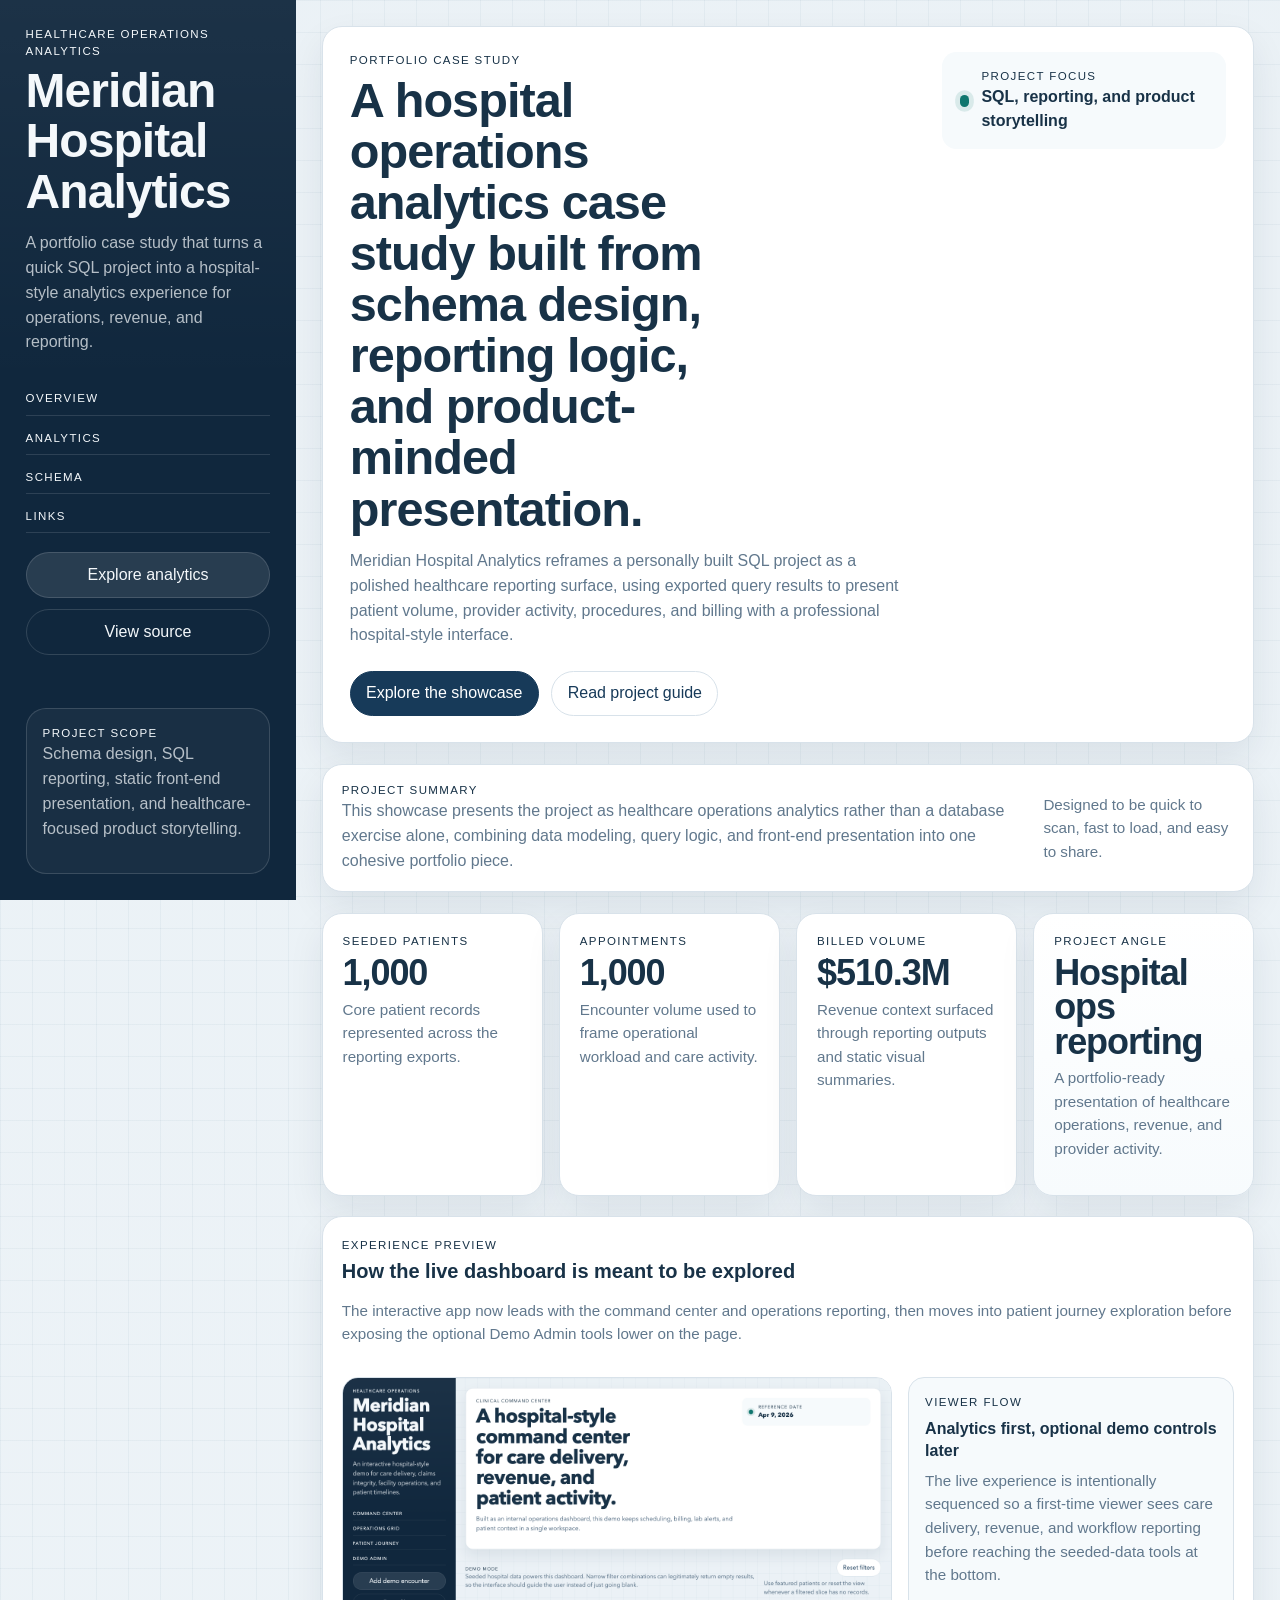
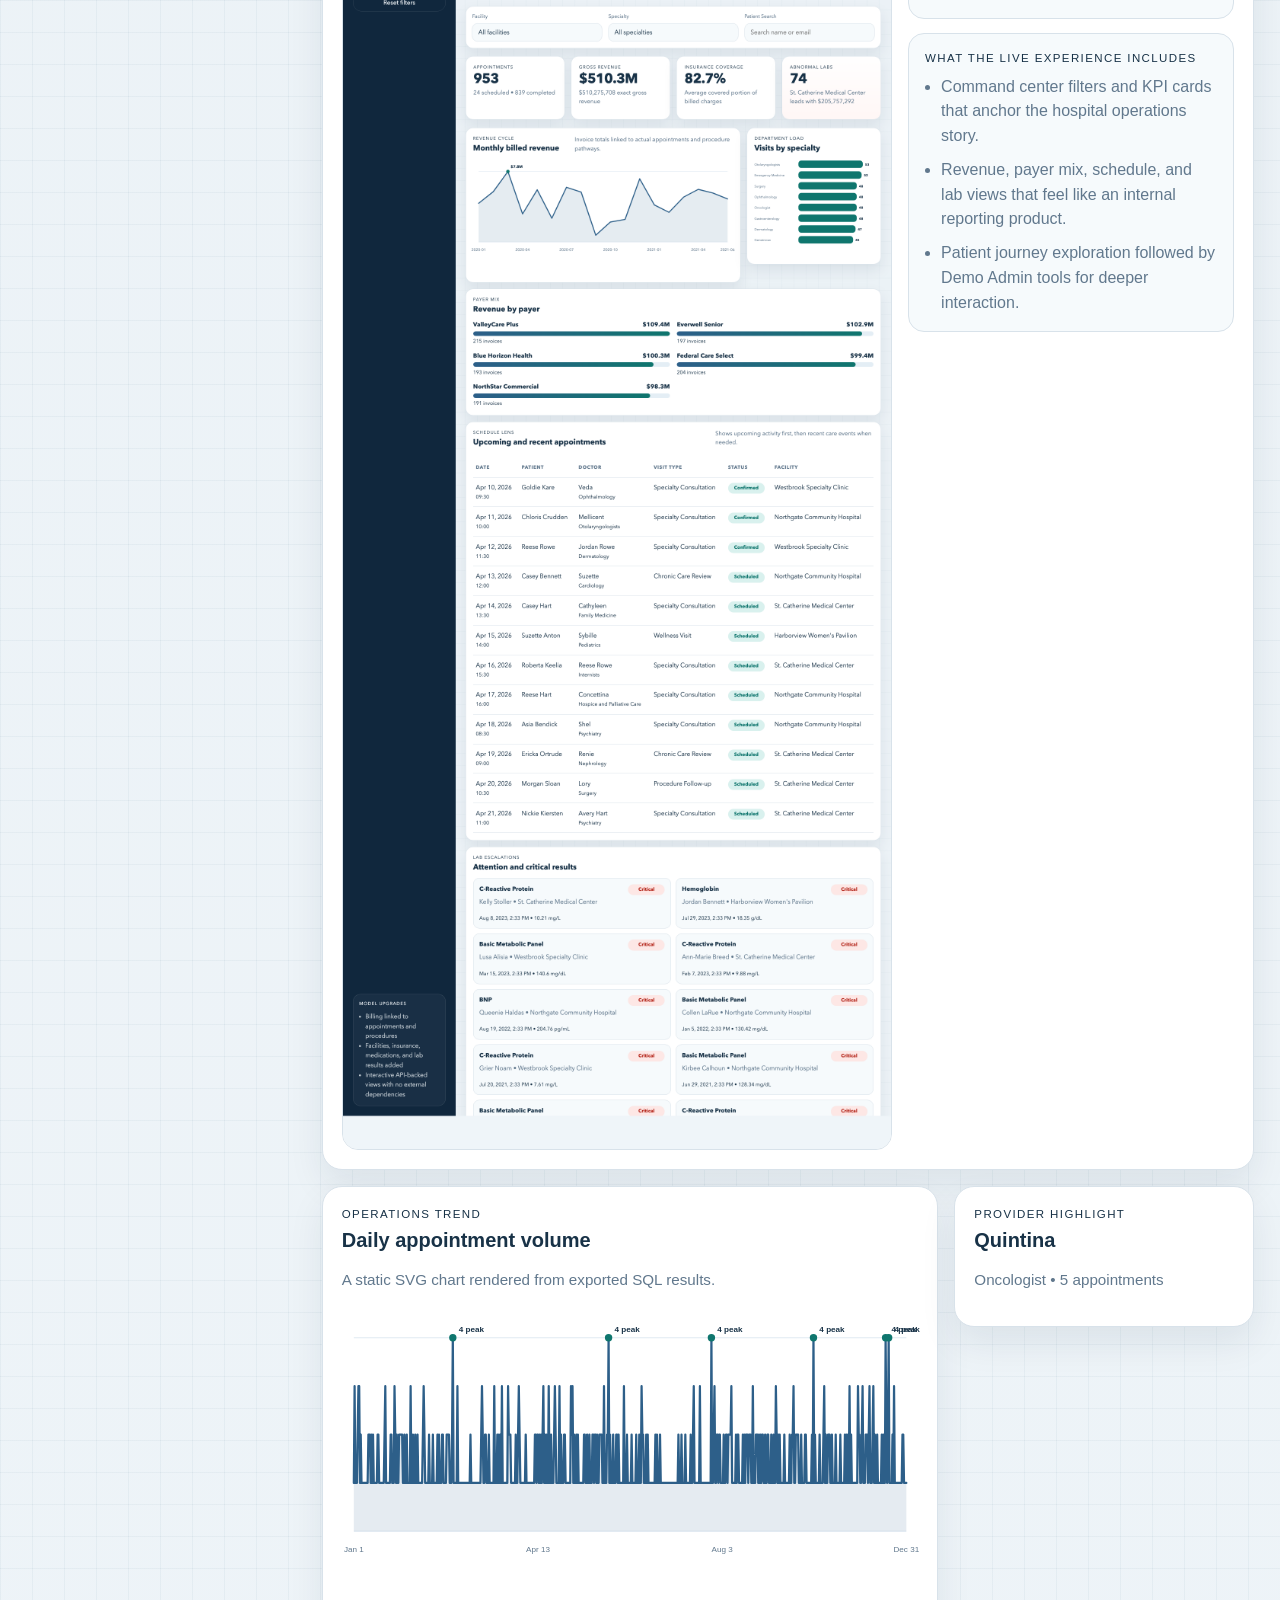
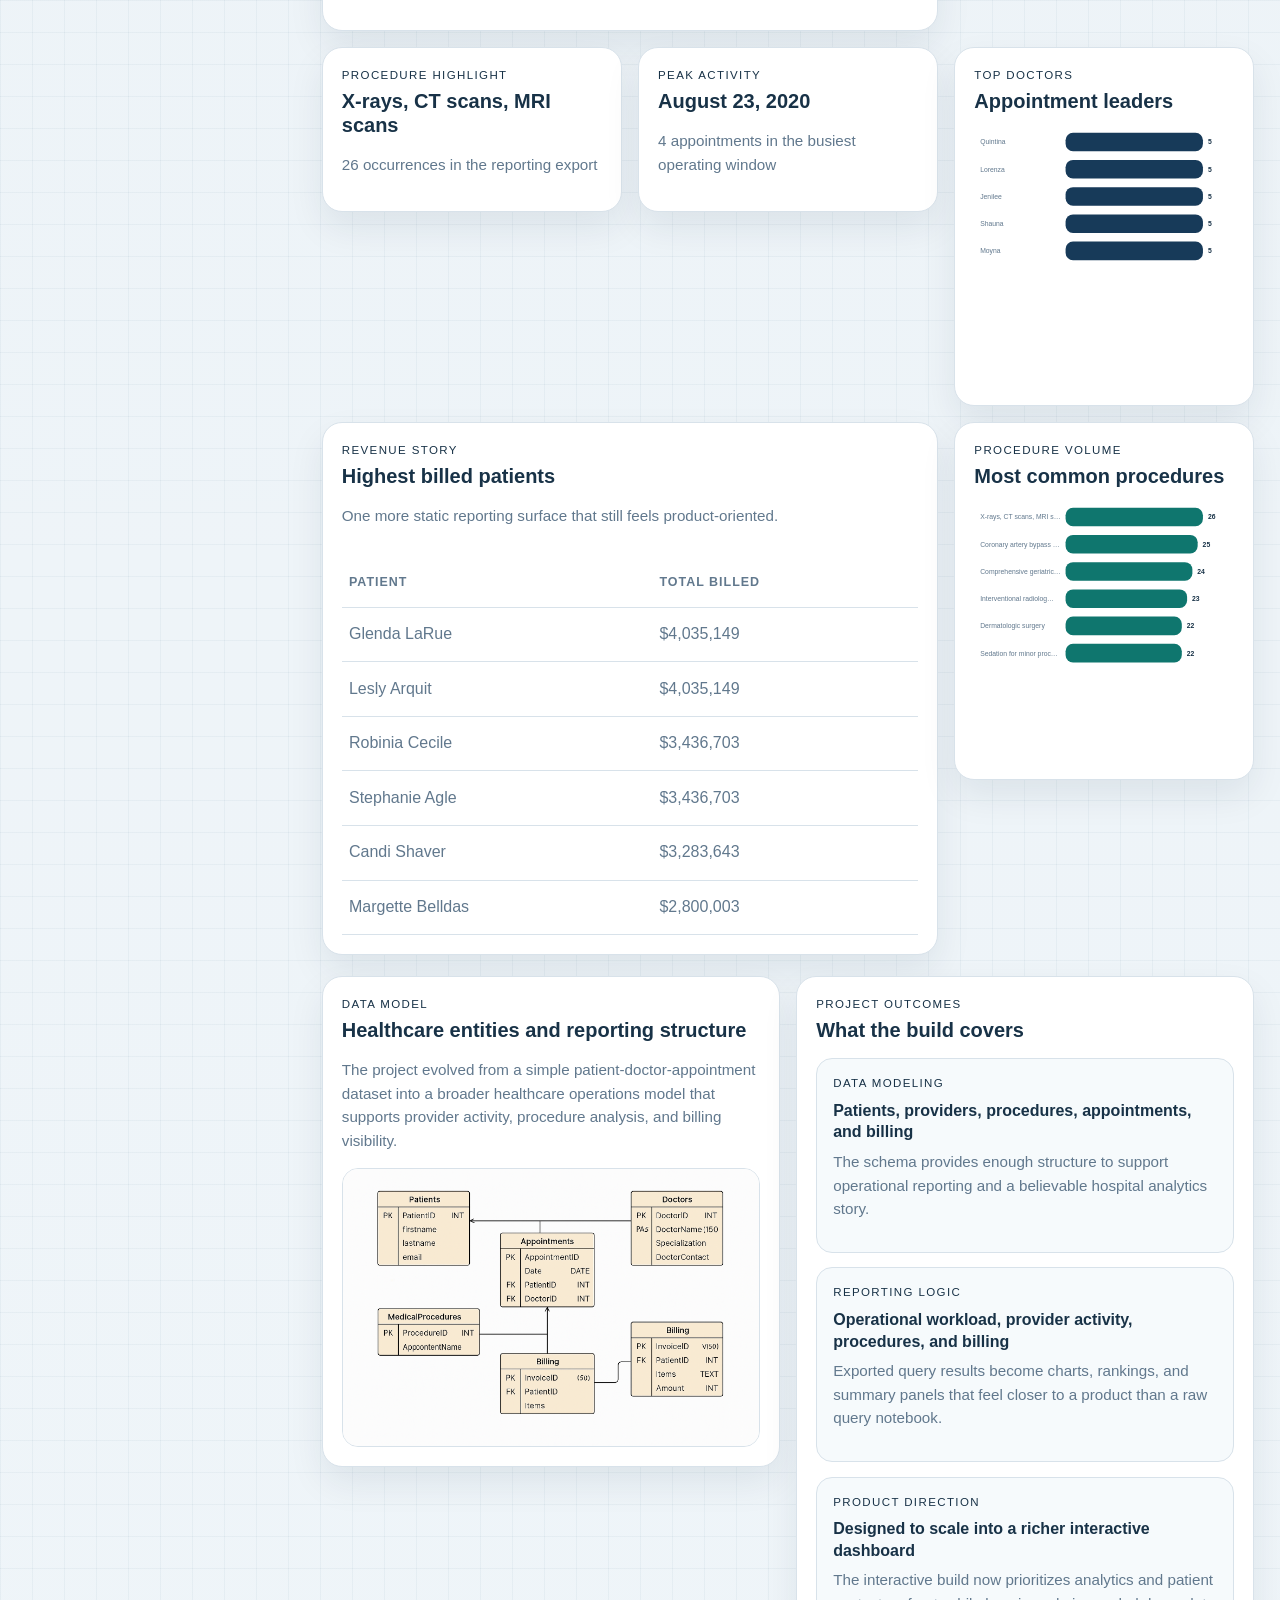
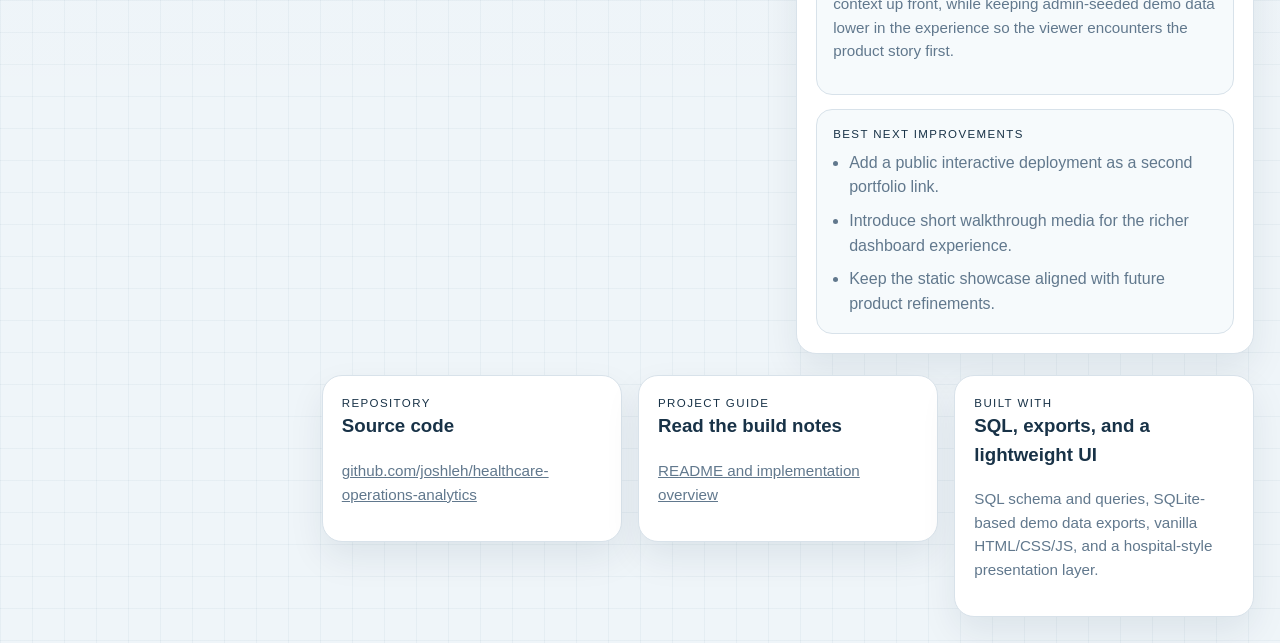
<file: docs/index.html>
<!DOCTYPE html>
<html lang="en">
  <head>
    <meta charset="UTF-8" />
    <meta name="viewport" content="width=device-width, initial-scale=1.0" />
    <title>Meridian Hospital Analytics | Healthcare Operations Case Study</title>
    <meta
      name="description"
      content="A healthcare operations analytics case study showcasing schema design, reporting logic, and a polished hospital-style reporting surface."
    />
    <link rel="stylesheet" href="./styles.css" />
  </head>
  <body>
    <div class="app-shell">
      <aside class="sidebar">
        <div class="sidebar-main">
          <div>
            <p class="sidebar-kicker">Healthcare Operations Analytics</p>
            <h1>Meridian Hospital Analytics</h1>
            <p class="sidebar-copy">
              A portfolio case study that turns a quick SQL project into a hospital-style analytics experience for operations, revenue, and reporting.
            </p>
          </div>

          <nav class="sidebar-nav" aria-label="Sections">
            <a href="#overview">Overview</a>
            <a href="#analytics">Analytics</a>
            <a href="#schema">Schema</a>
            <a href="#links">Links</a>
          </nav>

          <div class="sidebar-actions">
            <a class="sidebar-button" href="#analytics">Explore analytics</a>
            <a
              class="sidebar-button sidebar-button-secondary"
              href="https://github.com/joshleh/healthcare-operations-analytics"
              target="_blank"
              rel="noreferrer"
            >
              View source
            </a>
          </div>
        </div>

        <div class="sidebar-footer">
          <div class="sidebar-panel">
            <p class="panel-label">Project scope</p>
            <p class="sidebar-copy">
              Schema design, SQL reporting, static front-end presentation, and healthcare-focused product storytelling.
            </p>
          </div>
        </div>
      </aside>

      <main class="workspace">
        <header class="workspace-header" id="overview">
          <div>
            <p class="eyebrow">Portfolio Case Study</p>
            <h2>A hospital operations analytics case study built from schema design, reporting logic, and product-minded presentation.</h2>
            <p class="header-copy">
              Meridian Hospital Analytics reframes a personally built SQL project as a polished healthcare reporting surface, using exported query results to present patient volume, provider activity, procedures, and billing with a professional hospital-style interface.
            </p>
            <div class="hero-actions">
              <a class="ghost-button primary-button" href="#analytics">Explore the showcase</a>
              <a class="ghost-button" href="https://github.com/joshleh/healthcare-operations-analytics#readme" target="_blank" rel="noreferrer">Read project guide</a>
            </div>
          </div>

          <div class="status-card">
            <span class="status-dot"></span>
            <div>
              <p class="panel-label">Project focus</p>
              <strong>SQL, reporting, and product storytelling</strong>
            </div>
          </div>
        </header>

        <section class="toolbar">
          <div class="toolbar-note">
            <p class="panel-label">Project summary</p>
            <p>
              This showcase presents the project as healthcare operations analytics rather than a database exercise alone, combining data modeling, query logic, and front-end presentation into one cohesive portfolio piece.
            </p>
          </div>

          <div class="toolbar-actions">
            <p class="toolbar-meta">Designed to be quick to scan, fast to load, and easy to share.</p>
          </div>
        </section>

        <section class="metric-row">
          <article class="metric-card">
            <p class="metric-label">Seeded patients</p>
            <h3 id="metric-patients">--</h3>
            <p class="metric-detail">Core patient records represented across the reporting exports.</p>
          </article>

          <article class="metric-card">
            <p class="metric-label">Appointments</p>
            <h3 id="metric-appointments">--</h3>
            <p class="metric-detail">Encounter volume used to frame operational workload and care activity.</p>
          </article>

          <article class="metric-card">
            <p class="metric-label">Billed volume</p>
            <h3 id="metric-billing">--</h3>
            <p class="metric-detail">Revenue context surfaced through reporting outputs and static visual summaries.</p>
          </article>

          <article class="metric-card metric-accent">
            <p class="metric-label">Project angle</p>
            <h3>Hospital ops reporting</h3>
            <p class="metric-detail">A portfolio-ready presentation of healthcare operations, revenue, and provider activity.</p>
          </article>
        </section>

        <section class="operations-grid" id="analytics">
          <article class="panel panel-full preview-panel">
            <div class="panel-head">
              <div>
                <p class="panel-label">Experience Preview</p>
                <h3>How the live dashboard is meant to be explored</h3>
              </div>
              <p class="panel-copy">
                The interactive app now leads with the command center and operations reporting, then moves into patient journey exploration before exposing the optional Demo Admin tools lower on the page.
              </p>
            </div>

            <div class="preview-layout">
              <img
                class="preview-image"
                src="./assets/dashboard-preview.png"
                alt="Preview of the Meridian Hospital Analytics command center and operations dashboard"
              />

              <div class="content-stack">
                <div class="snapshot-card">
                  <p class="panel-label">Viewer flow</p>
                  <strong>Analytics first, optional demo controls later</strong>
                  <p class="panel-copy">
                    The live experience is intentionally sequenced so a first-time viewer sees care delivery, revenue, and workflow reporting before reaching the seeded-data tools at the bottom.
                  </p>
                </div>

                <div class="snapshot-card">
                  <p class="panel-label">What the live experience includes</p>
                  <ul class="bullet-list">
                    <li>Command center filters and KPI cards that anchor the hospital operations story.</li>
                    <li>Revenue, payer mix, schedule, and lab views that feel like an internal reporting product.</li>
                    <li>Patient journey exploration followed by Demo Admin tools for deeper interaction.</li>
                  </ul>
                </div>
              </div>
            </div>
          </article>

          <article class="panel panel-wide">
            <div class="panel-head">
              <div>
                <p class="panel-label">Operations Trend</p>
                <h3>Daily appointment volume</h3>
              </div>
              <p class="panel-copy">A static SVG chart rendered from exported SQL results.</p>
            </div>
            <div id="appointments-chart" class="chart-host"></div>
          </article>

          <article class="panel">
            <div class="panel-head">
              <div>
                <p class="panel-label">Provider Highlight</p>
                <h3 id="top-doctor">Loading...</h3>
              </div>
            </div>
            <p id="top-doctor-detail" class="panel-copy"></p>
          </article>

          <article class="panel">
            <div class="panel-head">
              <div>
                <p class="panel-label">Procedure Highlight</p>
                <h3 id="top-procedure">Loading...</h3>
              </div>
            </div>
            <p id="top-procedure-detail" class="panel-copy"></p>
          </article>

          <article class="panel">
            <div class="panel-head">
              <div>
                <p class="panel-label">Peak Activity</p>
                <h3 id="busiest-day">Loading...</h3>
              </div>
            </div>
            <p id="busiest-day-detail" class="panel-copy"></p>
          </article>

          <article class="panel">
            <div class="panel-head">
              <div>
                <p class="panel-label">Top Doctors</p>
                <h3>Appointment leaders</h3>
              </div>
            </div>
            <div id="doctors-chart" class="chart-host compact"></div>
          </article>

          <article class="panel panel-wide">
            <div class="panel-head">
              <div>
                <p class="panel-label">Revenue Story</p>
                <h3>Highest billed patients</h3>
              </div>
              <p class="panel-copy">One more static reporting surface that still feels product-oriented.</p>
            </div>
            <div id="billing-table" class="table-wrap"></div>
          </article>

          <article class="panel">
            <div class="panel-head">
              <div>
                <p class="panel-label">Procedure Volume</p>
                <h3>Most common procedures</h3>
              </div>
            </div>
            <div id="procedures-chart" class="chart-host compact"></div>
          </article>
        </section>

        <section class="dual-grid" id="schema">
          <article class="panel">
            <div class="panel-head">
              <div>
                <p class="panel-label">Data Model</p>
                <h3>Healthcare entities and reporting structure</h3>
              </div>
            </div>
            <p class="panel-copy">
              The project evolved from a simple patient-doctor-appointment dataset into a broader healthcare operations model that supports provider activity, procedure analysis, and billing visibility.
            </p>
            <img
              class="schema-image"
              src="./er_diagram.png"
              alt="Entity relationship diagram for the healthcare management system"
            />
          </article>

          <article class="panel">
            <div class="panel-head">
              <div>
                <p class="panel-label">Project Outcomes</p>
                <h3>What the build covers</h3>
              </div>
            </div>

            <div class="content-stack">
              <div class="snapshot-card">
                <p class="panel-label">Data modeling</p>
                <strong>Patients, providers, procedures, appointments, and billing</strong>
                <p class="panel-copy">
                  The schema provides enough structure to support operational reporting and a believable hospital analytics story.
                </p>
              </div>

              <div class="snapshot-card">
                <p class="panel-label">Reporting logic</p>
                <strong>Operational workload, provider activity, procedures, and billing</strong>
                <p class="panel-copy">
                  Exported query results become charts, rankings, and summary panels that feel closer to a product than a raw query notebook.
                </p>
              </div>

              <div class="snapshot-card">
                <p class="panel-label">Product direction</p>
                <strong>Designed to scale into a richer interactive dashboard</strong>
                <p class="panel-copy">
                  The interactive build now prioritizes analytics and patient context up front, while keeping admin-seeded demo data lower in the experience so the viewer encounters the product story first.
                </p>
              </div>

              <div class="snapshot-card">
                <p class="panel-label">Best next improvements</p>
                <ul class="bullet-list">
                  <li>Add a public interactive deployment as a second portfolio link.</li>
                  <li>Introduce short walkthrough media for the richer dashboard experience.</li>
                  <li>Keep the static showcase aligned with future product refinements.</li>
                </ul>
              </div>
            </div>
          </article>
        </section>

        <section class="deployment-grid" id="links">
          <article class="panel">
            <p class="panel-label">Repository</p>
            <h3>Source code</h3>
            <p class="panel-copy">
              <a href="https://github.com/joshleh/healthcare-operations-analytics" target="_blank" rel="noreferrer">
                github.com/joshleh/healthcare-operations-analytics
              </a>
            </p>
          </article>

          <article class="panel">
            <p class="panel-label">Project guide</p>
            <h3>Read the build notes</h3>
            <p class="panel-copy">
              <a href="https://github.com/joshleh/healthcare-operations-analytics#readme" target="_blank" rel="noreferrer">
                README and implementation overview
              </a>
            </p>
          </article>

          <article class="panel">
            <p class="panel-label">Built with</p>
            <h3>SQL, exports, and a lightweight UI</h3>
            <p class="panel-copy">SQL schema and queries, SQLite-based demo data exports, vanilla HTML/CSS/JS, and a hospital-style presentation layer.</p>
          </article>
        </section>
      </main>
    </div>

    <script src="./app.js" type="module"></script>
  </body>
</html>
</file>
<file: docs/styles.css>
:root {
  --navy-950: #10273d;
  --navy-900: #173a59;
  --navy-700: #2d5f89;
  --sky-100: #eff5f9;
  --sky-200: #e4eef5;
  --surface: #ffffff;
  --surface-alt: #f6fafc;
  --line: #d8e2ea;
  --text: #183247;
  --muted: #61788d;
  --teal-700: #0f766e;
  --teal-100: #d9f1ee;
  --shadow: 0 16px 36px rgba(16, 39, 61, 0.08);
  --radius-lg: 1.25rem;
  --radius-md: 0.9rem;
  --font-ui: "Avenir Next", "Segoe UI Variable", "Segoe UI", sans-serif;
  --font-mono: "SFMono-Regular", Menlo, Consolas, monospace;
}

* {
  box-sizing: border-box;
}

html {
  scroll-behavior: smooth;
}

body {
  margin: 0;
  min-height: 100vh;
  font-family: var(--font-ui);
  line-height: 1.5;
  color: var(--text);
  background:
    linear-gradient(180deg, rgba(23, 58, 89, 0.02), rgba(23, 58, 89, 0)),
    linear-gradient(90deg, rgba(45, 95, 137, 0.05) 1px, transparent 1px),
    linear-gradient(rgba(45, 95, 137, 0.05) 1px, transparent 1px),
    var(--sky-100);
  background-size: auto, 32px 32px, 32px 32px, auto;
}

a {
  color: inherit;
}

code {
  padding: 0.08rem 0.35rem;
  border-radius: 999px;
  background: rgba(24, 50, 71, 0.08);
  font-family: var(--font-mono);
  font-size: 0.9em;
}

img {
  display: block;
  max-width: 100%;
}

p,
h1,
h2,
h3,
ul {
  margin-top: 0;
}

.app-shell {
  display: grid;
  grid-template-columns: 18.5rem minmax(0, 1fr);
  min-height: 100vh;
}

.sidebar {
  display: flex;
  flex-direction: column;
  gap: 1.25rem;
  padding: 1.6rem;
  position: sticky;
  top: 0;
  align-self: start;
  height: 100vh;
  overflow-y: auto;
  background:
    linear-gradient(180deg, rgba(255, 255, 255, 0.05), transparent 24rem),
    var(--navy-950);
  color: #f4f8fb;
}

.sidebar-main {
  display: grid;
  gap: 1.2rem;
}

.sidebar-footer {
  margin-top: auto;
}

.sidebar-kicker,
.eyebrow,
.panel-label,
.metric-label,
.sidebar-nav a {
  margin: 0;
  text-transform: uppercase;
  letter-spacing: 0.12em;
  font-size: 0.72rem;
}

.sidebar h1,
.workspace-header h2 {
  margin: 0.35rem 0 0.9rem;
  line-height: 1.05;
  letter-spacing: -0.02em;
}

.sidebar h1 {
  font-size: clamp(2rem, 4vw, 3rem);
}

.sidebar-copy,
.header-copy,
.panel-copy,
.metric-detail,
.toolbar-meta,
.toolbar-note p:last-child,
.bullet-list,
.table-wrap td,
.table-wrap th {
  color: var(--muted);
  line-height: 1.55;
  overflow-wrap: anywhere;
}

.sidebar-copy {
  color: rgba(244, 248, 251, 0.72);
}

.sidebar-nav {
  display: grid;
  gap: 0.85rem;
}

.sidebar-nav a {
  text-decoration: none;
  padding-bottom: 0.45rem;
  border-bottom: 1px solid rgba(255, 255, 255, 0.12);
}

.sidebar-actions {
  display: grid;
  gap: 0.7rem;
}

.sidebar-button,
.ghost-button {
  display: inline-flex;
  align-items: center;
  justify-content: center;
  min-height: 2.85rem;
  padding: 0 0.95rem;
  border-radius: 999px;
  text-decoration: none;
}

.sidebar-button {
  border: 1px solid rgba(255, 255, 255, 0.14);
  background: rgba(255, 255, 255, 0.1);
  color: #f4f8fb;
}

.sidebar-button-secondary {
  background: transparent;
}

.sidebar-panel {
  padding: 1rem;
  border: 1px solid rgba(255, 255, 255, 0.14);
  border-radius: var(--radius-lg);
  background: rgba(255, 255, 255, 0.04);
}

.workspace {
  width: 100%;
  max-width: 92rem;
  margin: 0 auto;
  padding: 1.6rem;
  display: grid;
  gap: 1.3rem;
}

.workspace-header,
.metric-card,
.panel,
.toolbar {
  background: var(--surface);
  border: 1px solid var(--line);
  box-shadow: var(--shadow);
  min-width: 0;
}

.workspace-header {
  display: grid;
  grid-template-columns: minmax(0, 1.6fr) minmax(13rem, 0.8fr);
  gap: 1.5rem;
  align-items: start;
  padding: 1.6rem 1.7rem;
  border-radius: var(--radius-lg);
}

.workspace-header h2 {
  max-width: 14ch;
  font-size: clamp(2.1rem, 3.8vw, 3.3rem);
  text-wrap: balance;
}

.header-copy {
  max-width: 44rem;
  font-size: 1rem;
}

.status-card {
  display: flex;
  gap: 0.8rem;
  align-items: center;
  min-width: 0;
  padding: 1rem 1.1rem;
  border-radius: var(--radius-md);
  background: var(--surface-alt);
}

.status-card strong {
  display: block;
}

.status-dot {
  width: 0.75rem;
  height: 0.75rem;
  border-radius: 999px;
  background: var(--teal-700);
  box-shadow: 0 0 0 0.3rem rgba(15, 118, 110, 0.12);
}

.hero-actions {
  display: flex;
  flex-wrap: wrap;
  gap: 0.8rem;
  margin-top: 1.4rem;
}

.ghost-button {
  border: 1px solid var(--line);
  background: var(--surface);
  color: var(--navy-900);
}

.primary-button {
  background: var(--navy-900);
  border-color: var(--navy-900);
  color: white;
}

.toolbar {
  display: flex;
  justify-content: space-between;
  gap: 1rem;
  align-items: center;
  padding: 1.1rem 1.2rem;
  border-radius: var(--radius-lg);
}

.toolbar-note {
  max-width: 48rem;
}

.toolbar-note p:last-child,
.toolbar-meta {
  margin-bottom: 0;
}

.metric-row {
  display: grid;
  grid-template-columns: repeat(4, minmax(0, 1fr));
  gap: 1rem;
}

.metric-card {
  padding: 1.2rem 1.25rem;
  border-radius: var(--radius-lg);
}

.metric-card h3 {
  margin: 0.35rem 0 0.45rem;
  font-size: clamp(1.55rem, 2.9vw, 2.25rem);
  letter-spacing: -0.03em;
  line-height: 0.95;
  overflow-wrap: anywhere;
}

.metric-accent {
  background: linear-gradient(180deg, #ffffff, #f7fbfd);
}

.operations-grid,
.dual-grid,
.deployment-grid {
  display: grid;
  grid-template-columns: repeat(12, minmax(0, 1fr));
  gap: 1rem;
  align-items: start;
}

.panel {
  padding: 1.2rem;
  border-radius: var(--radius-lg);
}

.panel-wide {
  grid-column: span 8;
}

.panel-full {
  grid-column: 1 / -1;
}

.operations-grid > .panel:not(.panel-wide):not(.panel-full) {
  grid-column: span 4;
}

.dual-grid > .panel {
  grid-column: span 6;
}

.deployment-grid > .panel {
  grid-column: span 4;
}

.panel-head {
  display: flex;
  justify-content: space-between;
  gap: 1rem;
  align-items: flex-start;
  margin-bottom: 1rem;
  flex-wrap: wrap;
}

.panel-head h3 {
  margin: 0.3rem 0 0;
  font-size: 1.25rem;
  line-height: 1.2;
}

.panel-copy,
.metric-detail,
.toolbar-meta {
  font-size: 0.95rem;
}

.preview-layout {
  display: grid;
  grid-template-columns: minmax(0, 1.35fr) minmax(17rem, 0.8fr);
  gap: 1rem;
  align-items: start;
}

.preview-image,
.schema-image {
  border: 1px solid var(--line);
  border-radius: 1rem;
  background: var(--surface-alt);
}

.content-stack {
  display: grid;
  gap: 0.9rem;
}

.snapshot-card {
  display: grid;
  gap: 0.45rem;
  padding: 1rem;
  border: 1px solid var(--line);
  border-radius: 1rem;
  background: var(--surface-alt);
}

.snapshot-card strong {
  font-size: 1rem;
  line-height: 1.35;
}

.bullet-list {
  margin: 0;
  padding-left: 1rem;
}

.bullet-list li + li {
  margin-top: 0.55rem;
}

.chart-host {
  min-height: 18rem;
}

.chart-host.compact {
  min-height: 16rem;
}

.chart-svg {
  width: 100%;
  height: 100%;
  overflow: visible;
}

.axis-line,
.grid-line {
  stroke: #d6e3ee;
  stroke-width: 1;
}

.line-path {
  fill: none;
  stroke: var(--navy-700);
  stroke-width: 3;
  stroke-linecap: round;
  stroke-linejoin: round;
}

.area-path {
  fill: rgba(45, 95, 137, 0.12);
}

.dot {
  fill: var(--teal-700);
}

.bar {
  fill: var(--navy-900);
}

.bar.soft {
  fill: var(--teal-700);
}

.chart-label,
.tick-label {
  fill: var(--muted);
  font-family: var(--font-ui);
  font-size: 11px;
}

.value-label {
  fill: var(--text);
  font-family: var(--font-ui);
  font-size: 11px;
  font-weight: 600;
}

.table-wrap {
  overflow-x: auto;
}

.table-wrap table {
  width: 100%;
  border-collapse: collapse;
}

.table-wrap th,
.table-wrap td {
  text-align: left;
  padding: 0.9rem 0.45rem;
  border-bottom: 1px solid var(--line);
  vertical-align: top;
}

.table-wrap th {
  font-size: 0.78rem;
  letter-spacing: 0.08em;
  text-transform: uppercase;
}

@media (max-width: 1100px) {
  .app-shell {
    grid-template-columns: 1fr;
  }

  .sidebar {
    gap: 1.2rem;
    position: static;
    height: auto;
    overflow: visible;
  }

  .toolbar {
    flex-direction: column;
    align-items: flex-start;
  }

  .preview-layout {
    grid-template-columns: 1fr;
  }
}

@media (max-width: 900px) {
  .workspace-header,
  .metric-row,
  .operations-grid,
  .dual-grid,
  .deployment-grid {
    grid-template-columns: 1fr;
  }

  .panel-wide,
  .panel-full,
  .operations-grid > .panel:not(.panel-wide):not(.panel-full),
  .dual-grid > .panel,
  .deployment-grid > .panel {
    grid-column: span 1;
  }
}
</file>
